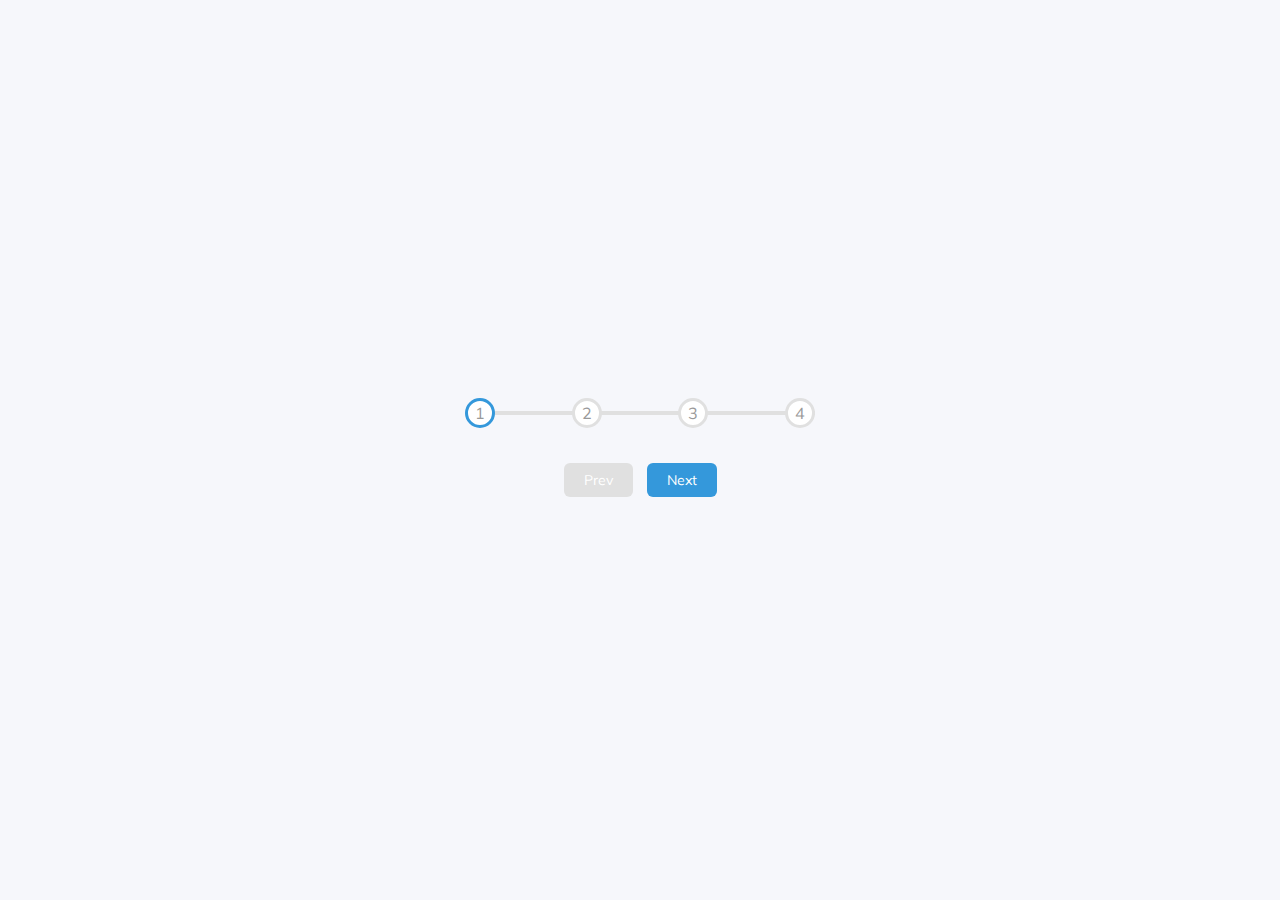
<file: 02_progress-steps/index.html>
<!DOCTYPE html>
<html lang="en">
  <head>
    <meta charset="UTF-8" />
    <meta name="viewport" content="width=device-width, initial-scale=1.0" />
    <link rel="stylesheet" href="style.css" />
    <title>Progress Steps</title>
  </head>
  <body>
    <div class="container">
      <div class="progress-container">
        <div class="progress" id="progress"></div>
        <div class="circle active">1</div>
        <div class="circle">2</div>
        <div class="circle">3</div>
        <div class="circle">4</div>
      </div>

      <button class="btn" id="prev" disabled>Prev</button>
      <button class="btn" id="next">Next</button>
    </div>
    <script src="script.js"></script>
  </body>
</html>
</file>
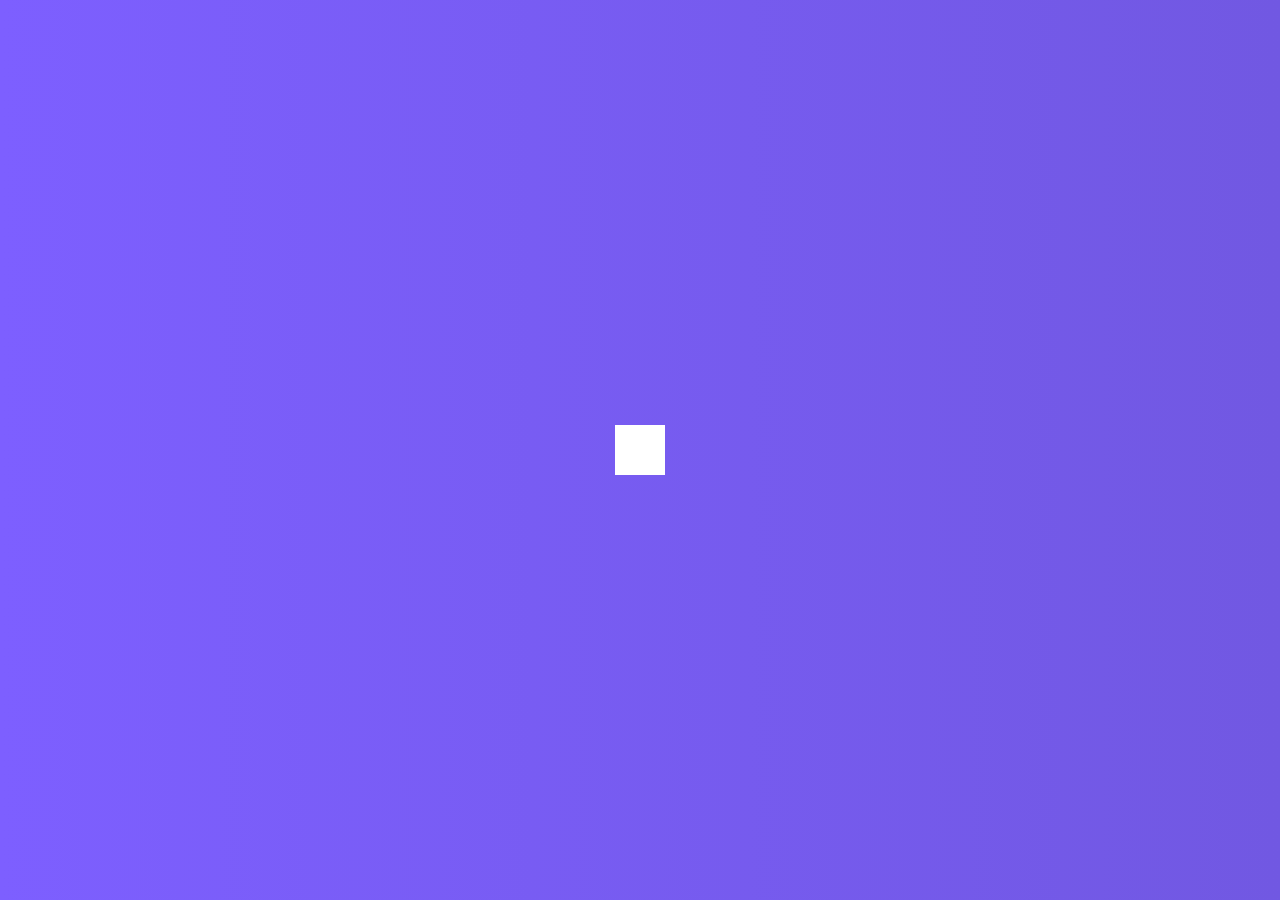
<file: 04_hidden-search/index.html>
<!DOCTYPE html>
<html lang="en">
  <head>
    <meta charset="UTF-8" />
    <meta
      name="viewport"
      content="width=device-width, initial-scale=1.0"
    />
    <link
      rel="stylesheet"
      href="https://cdnjs.cloudflare.com/ajax/libs/font-awesome/5.14.0/css/all.min.css"
      integrity="sha512-1PKOgIY59xJ8Co8+NE6FZ+LOAZKjy+KY8iq0G4B3CyeY6wYHN3yt9PW0XpSriVlkMXe40PTKnXrLnZ9+fkDaog=="
      crossorigin="anonymous"
    />
    <link
      rel="stylesheet"
      href="style.css"
    />
    <title>Hidden Search</title>
  </head>
  <body>
    <div class="search">
      <input
        type="text"
        class="input"
        placeholder="Search..."
      />
      <button class="btn">
        <i class="fas fa-search"></i>
      </button>
    </div>
    <script src="script.js"></script>
  </body>
</html>
</file>
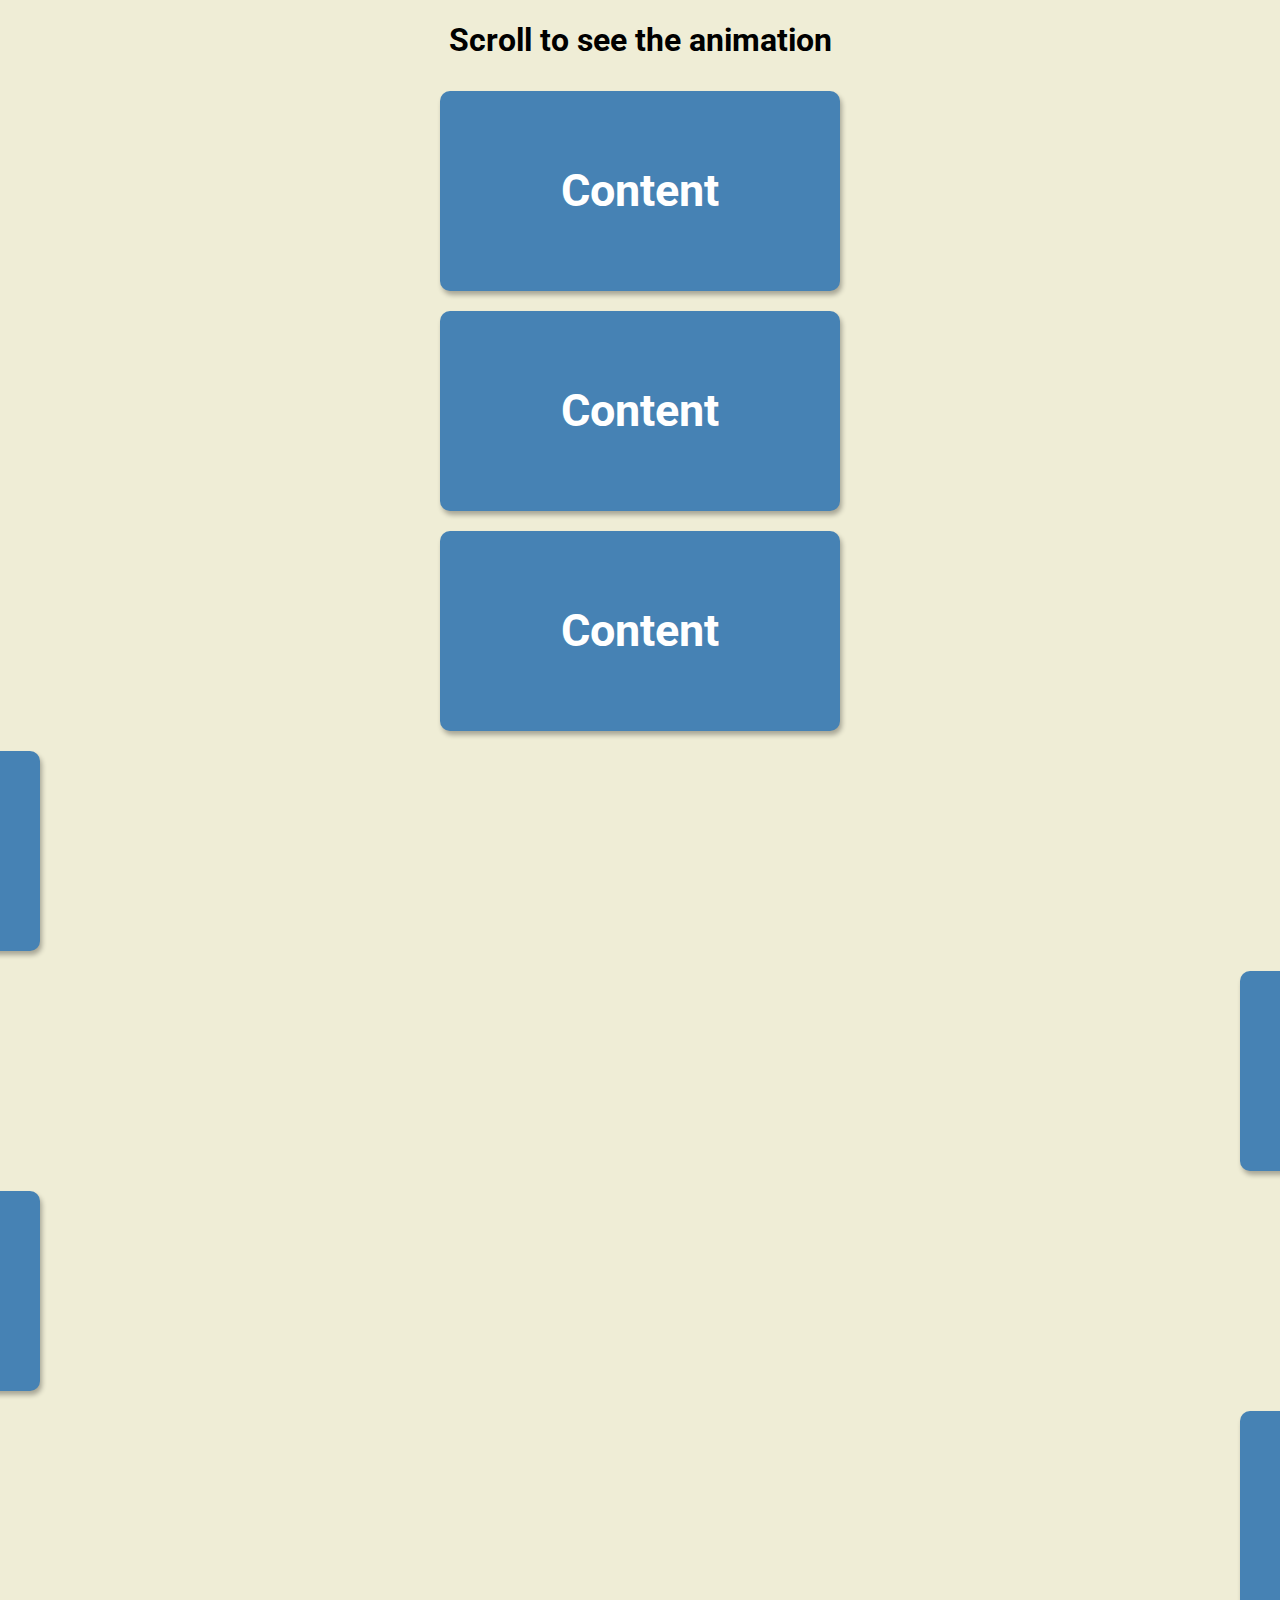
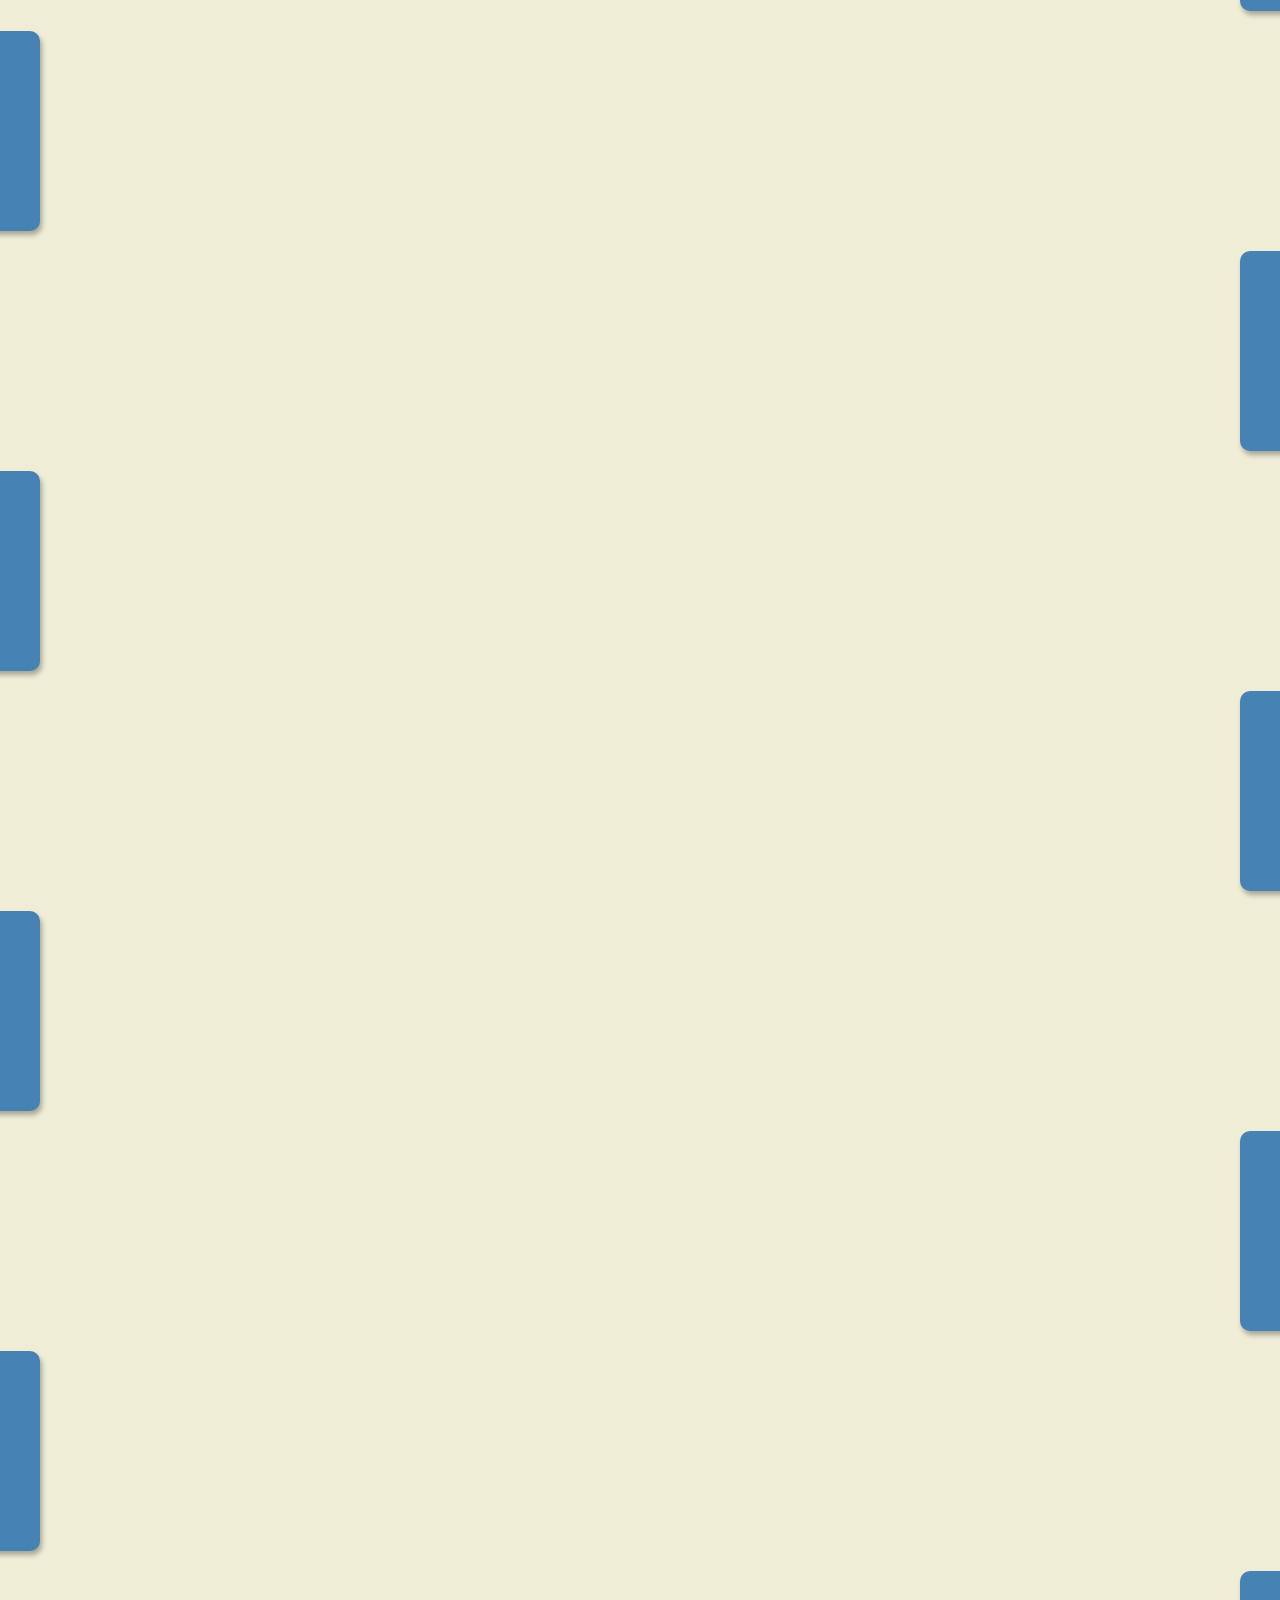
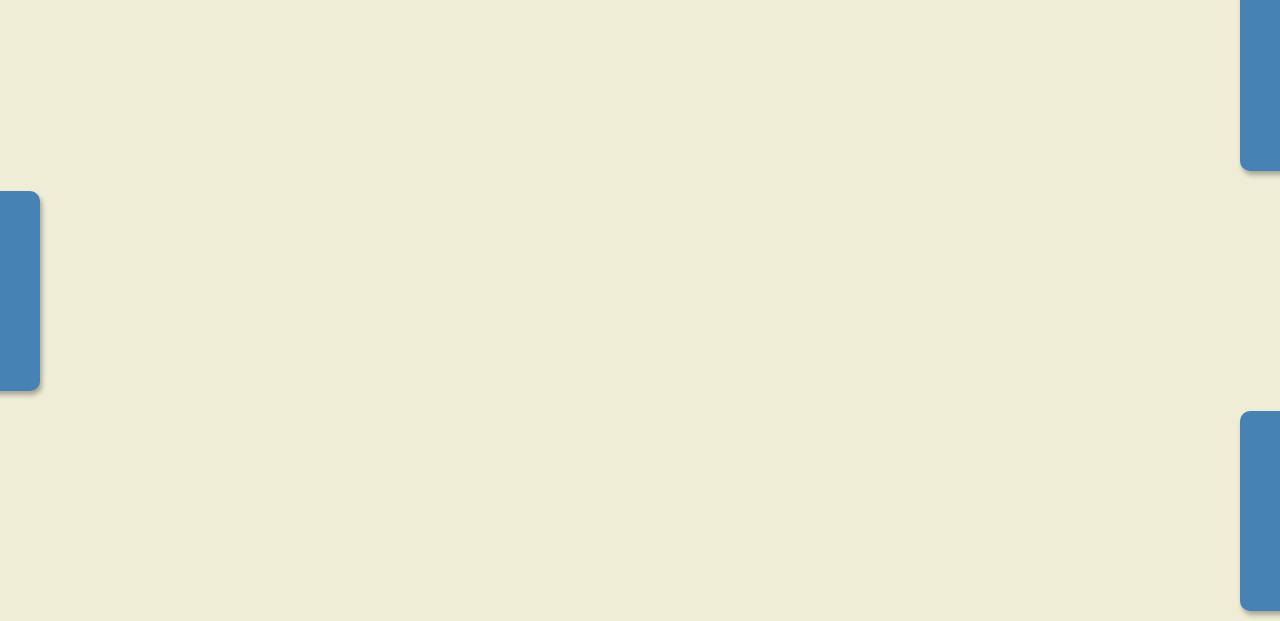
<file: 06_scroll-animation/index.html>
<!DOCTYPE html>
<html lang="en">
  <head>
    <meta charset="UTF-8" />
    <meta
      name="viewport"
      content="width=device-width, initial-scale=1.0"
    />
    <link
      rel="stylesheet"
      href="style.css"
    />
    <title>Scroll animation</title>
  </head>
  <body>
    <h1>Scroll to see the animation</h1>
    <div class="box"><h2>Content</h2></div>
    <div class="box"><h2>Content</h2></div>
    <div class="box"><h2>Content</h2></div>
    <div class="box"><h2>Content</h2></div>
    <div class="box"><h2>Content</h2></div>
    <div class="box"><h2>Content</h2></div>
    <div class="box"><h2>Content</h2></div>
    <div class="box"><h2>Content</h2></div>
    <div class="box"><h2>Content</h2></div>
    <div class="box"><h2>Content</h2></div>
    <div class="box"><h2>Content</h2></div>
    <div class="box"><h2>Content</h2></div>
    <div class="box"><h2>Content</h2></div>
    <div class="box"><h2>Content</h2></div>
    <div class="box"><h2>Content</h2></div>
    <div class="box"><h2>Content</h2></div>
    <div class="box"><h2>Content</h2></div>
    <script src="script.js"></script>
  </body>
</html>
</file>
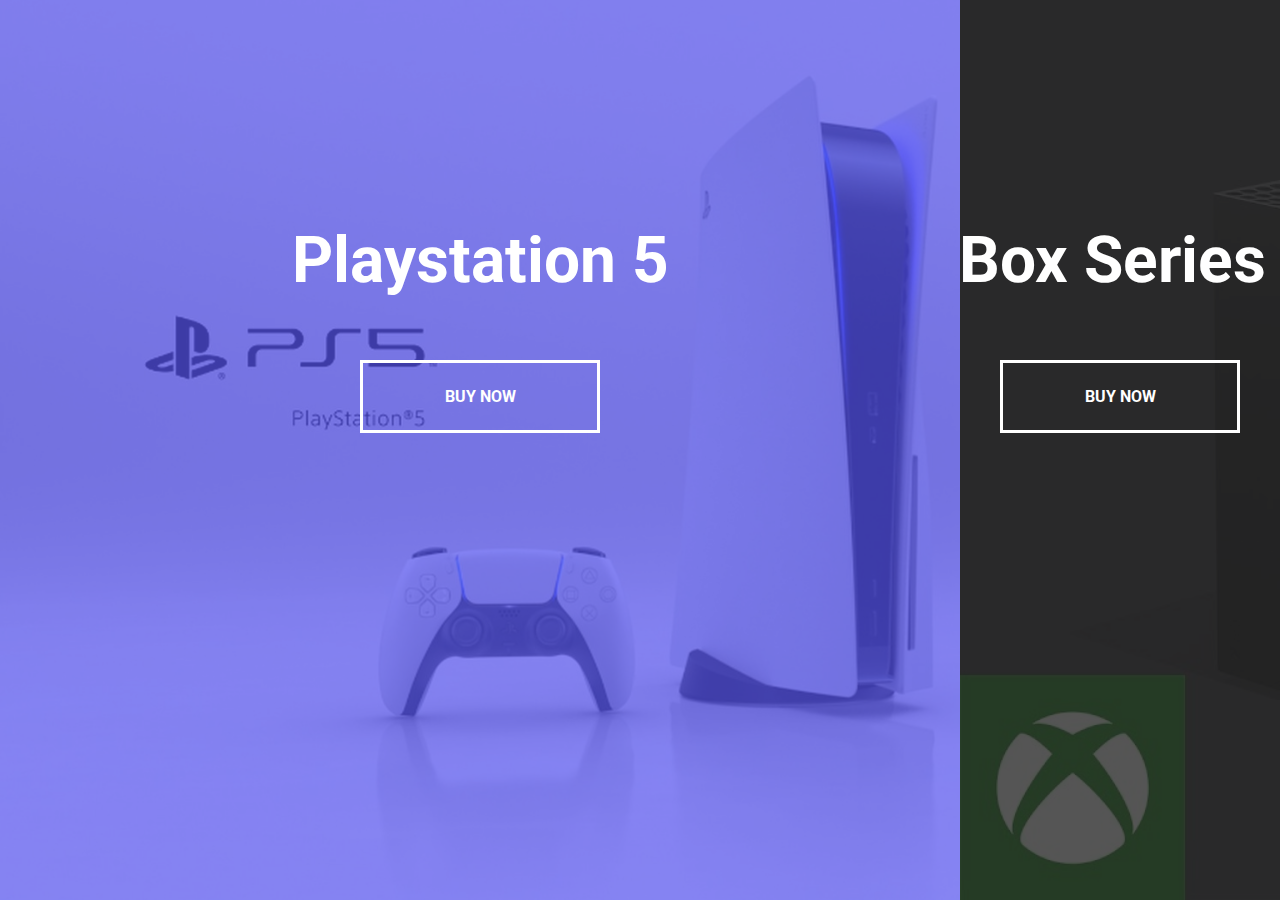
<file: 07_split-landing-page/index.html>
<!DOCTYPE html>
<html lang="en">
  <head>
    <meta charset="UTF-8" />
    <meta
      name="viewport"
      content="width=device-width, initial-scale=1.0"
    />
    <link
      rel="stylesheet"
      href="style.css"
    />
    <title>Split Landing Page</title>
  </head>
  <body>
    <div class="container">
      <div class="split left">
        <h1>Playstation 5</h1>
        <a
          href=""
          class="btn"
          >Buy Now</a
        >
      </div>
      <div class="split right">
        <h1>XBox Series X</h1>
        <a
          href=""
          class="btn"
          >Buy Now</a
        >
      </div>
    </div>
    <script src="script.js"></script>
  </body>
</html>
</file>
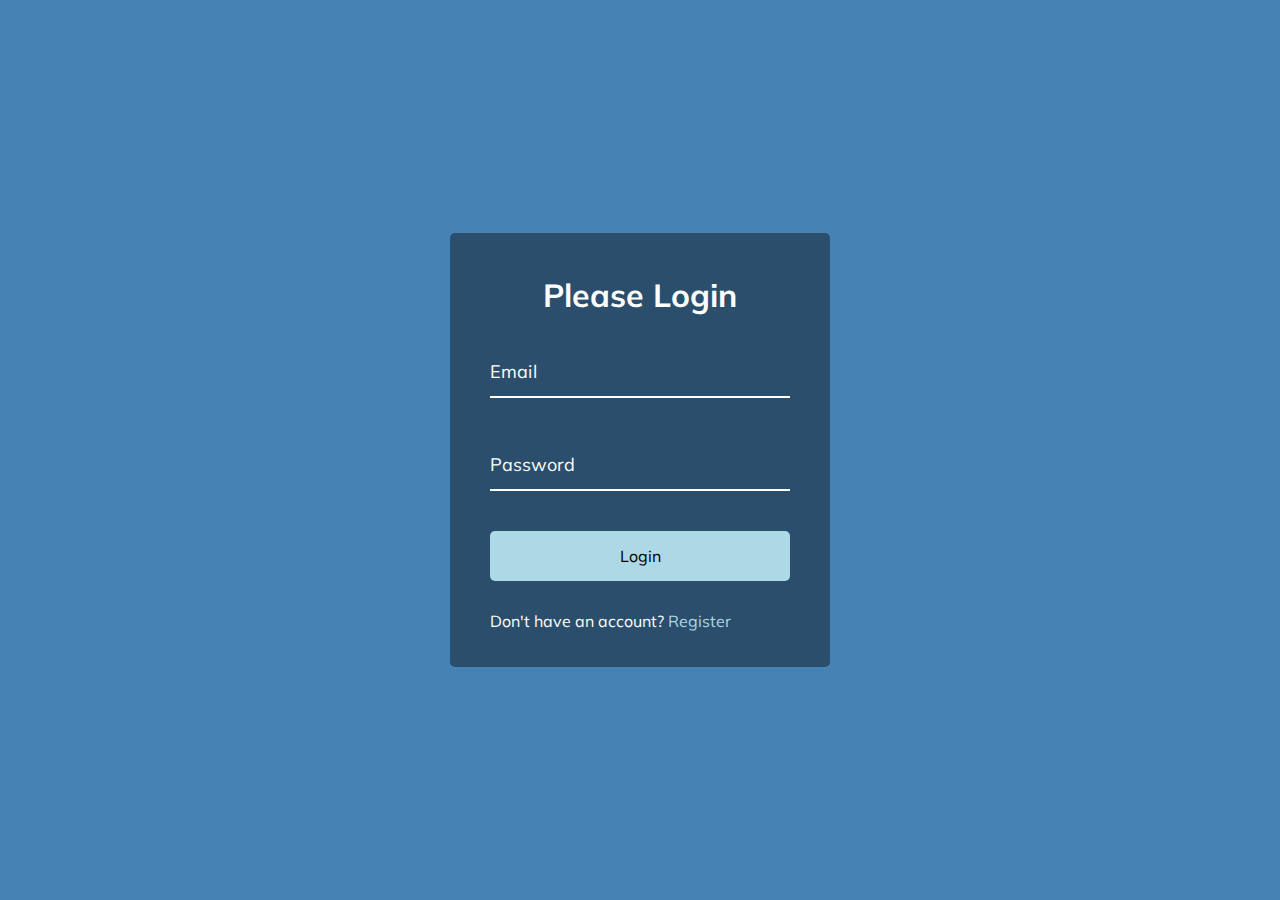
<file: 08_form-input-wave/index.html>
<!DOCTYPE html>
<html lang="en">
  <head>
    <meta charset="UTF-8" />
    <meta
      name="viewport"
      content="width=device-width, initial-scale=1.0"
    />
    <link
      rel="stylesheet"
      href="style.css"
    />
    <title>Form Input Wave</title>
  </head>
  <body>
    <div class="container">
      <h1>Please Login</h1>
      <form>
        <div class="form-control">
          <input
            type="text"
            required
          />
          <label>Email</label>
          <!-- <label>
            <span class="transition-delay: 0ms">E</span>
            <span class="transition-delay: 50ms">m</span>
            <span class="transition-delay: 100ms">a</span>
            <span class="transition-delay: 150ms">i</span>
            <span class="transition-delay: 0ms">l</span>
          </label> -->
        </div>
        <div class="form-control">
          <input
            type="password"
            required
          />
          <label>Password</label>
        </div>

        <button class="btn">Login</button>
        <p class="text">Don't have an account? <a href="#">Register</a></p>
      </form>
    </div>
    <script src="script.js"></script>
  </body>
</html>
</file>
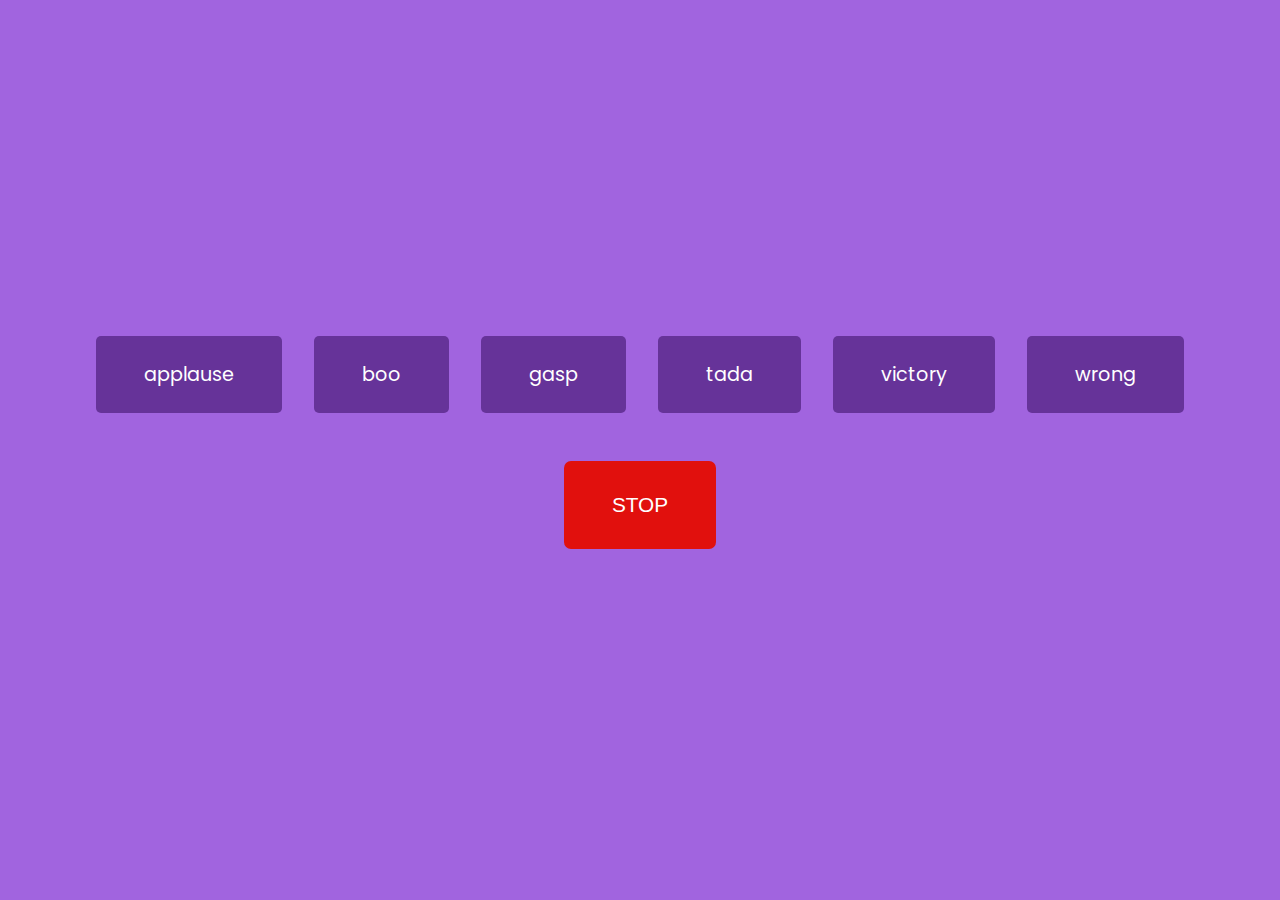
<file: 09_sound-board/index.html>
<!DOCTYPE html>
<html lang="en">
  <head>
    <meta charset="UTF-8" />
    <meta
      name="viewport"
      content="width=device-width, initial-scale=1.0"
    />
    <link
      rel="stylesheet"
      href="style.css"
    />
    <title>Sound Board</title>
  </head>
  <body>
    <audio
      id="applause"
      src="sounds/applause.mp3"
    ></audio>
    <audio
      id="boo"
      src="sounds/boo.mp3"
    ></audio>
    <audio
      id="gasp"
      src="sounds/gasp.mp3"
    ></audio>
    <audio
      id="tada"
      src="sounds/tada.mp3"
    ></audio>
    <audio
      id="victory"
      src="sounds/victory.mp3"
    ></audio>
    <audio
      id="wrong"
      src="sounds/wrong.mp3"
    ></audio>

    <div id="buttons"></div>
    <div id="stop"></div>

    <script src="script.js"></script>
  </body>
</html>
</file>
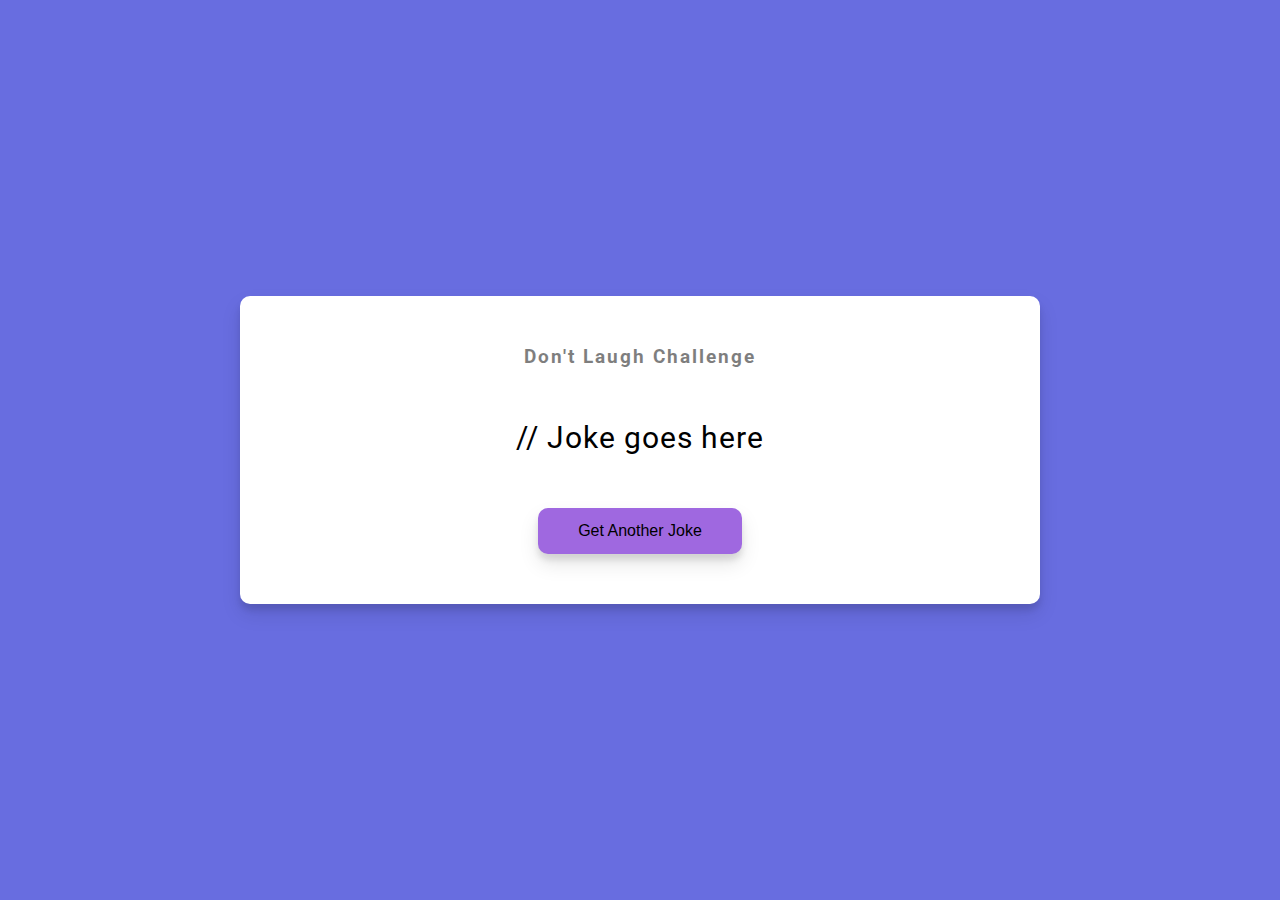
<file: 10_dad-jokes/index.html>
<!DOCTYPE html>
<html lang="en">
  <head>
    <meta charset="UTF-8" />
    <meta
      name="viewport"
      content="width=device-width, initial-scale=1.0"
    />
    <link
      rel="stylesheet"
      href="style.css"
    />
    <title>Dad Jokes</title>
  </head>
  <body>
    <div class="container">
      <h3>Don't Laugh Challenge</h3>
      <div
        id="joke"
        class="joke"
      >
        // Joke goes here
      </div>
      <button
        id="jokeBtn"
        class="btn"
      >
        Get Another Joke
      </button>
    </div>
    <script src="script.js"></script>
  </body>
</html>
</file>
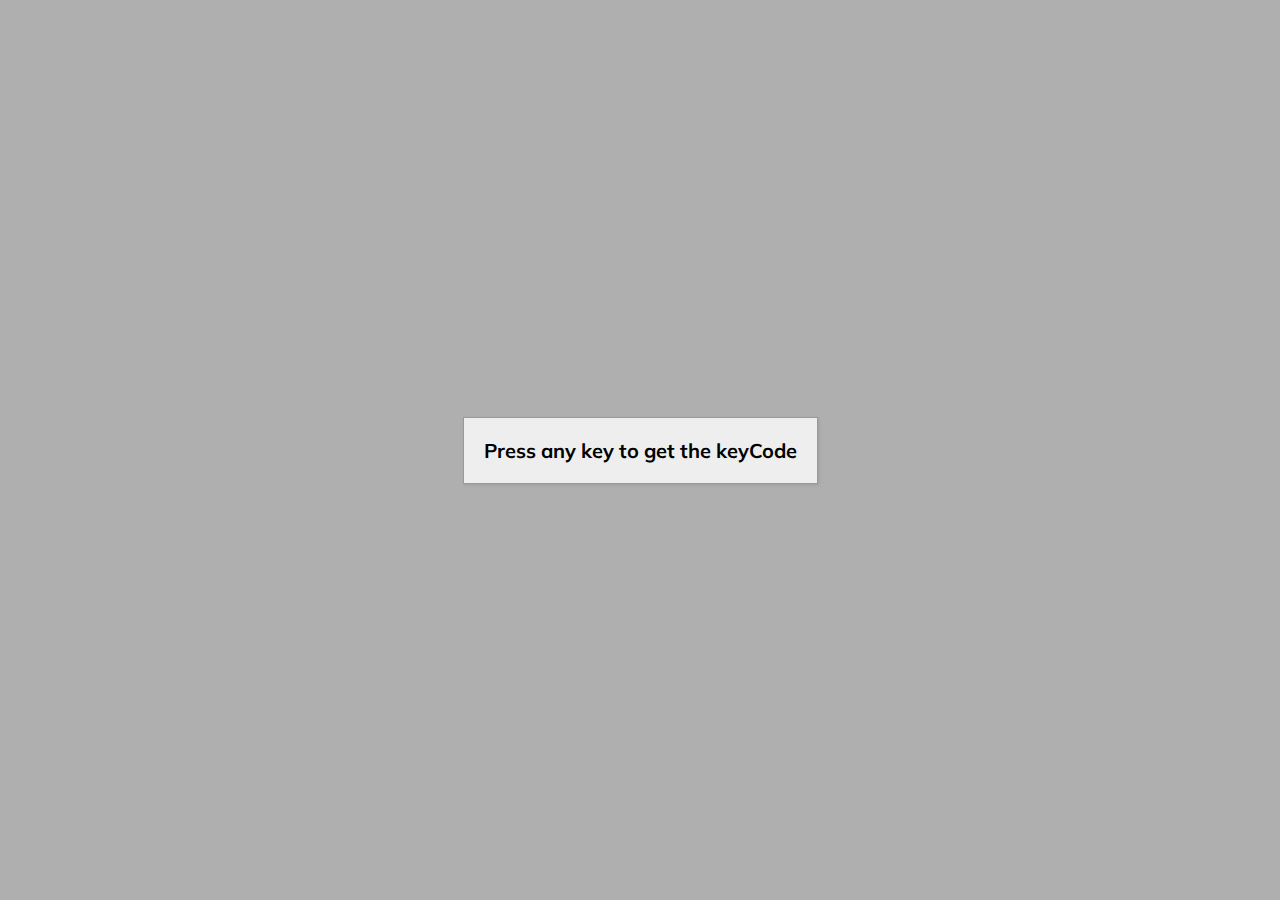
<file: 11_event-KeyCodes/index.html>
<!DOCTYPE html>
<html lang="en">
  <head>
    <meta charset="UTF-8" />
    <meta name="viewport" content="width=device-width, initial-scale=1.0" />
    <link rel="stylesheet" href="style.css" />
    <titleEvent KeyCodes</title>
  </head>
  <body>
    <div id="insert">
      <div class="key">
        Press any key to get the keyCode
      </div>
    </div>
    <script src="script.js"></script>
  </body>
</html>
</file>
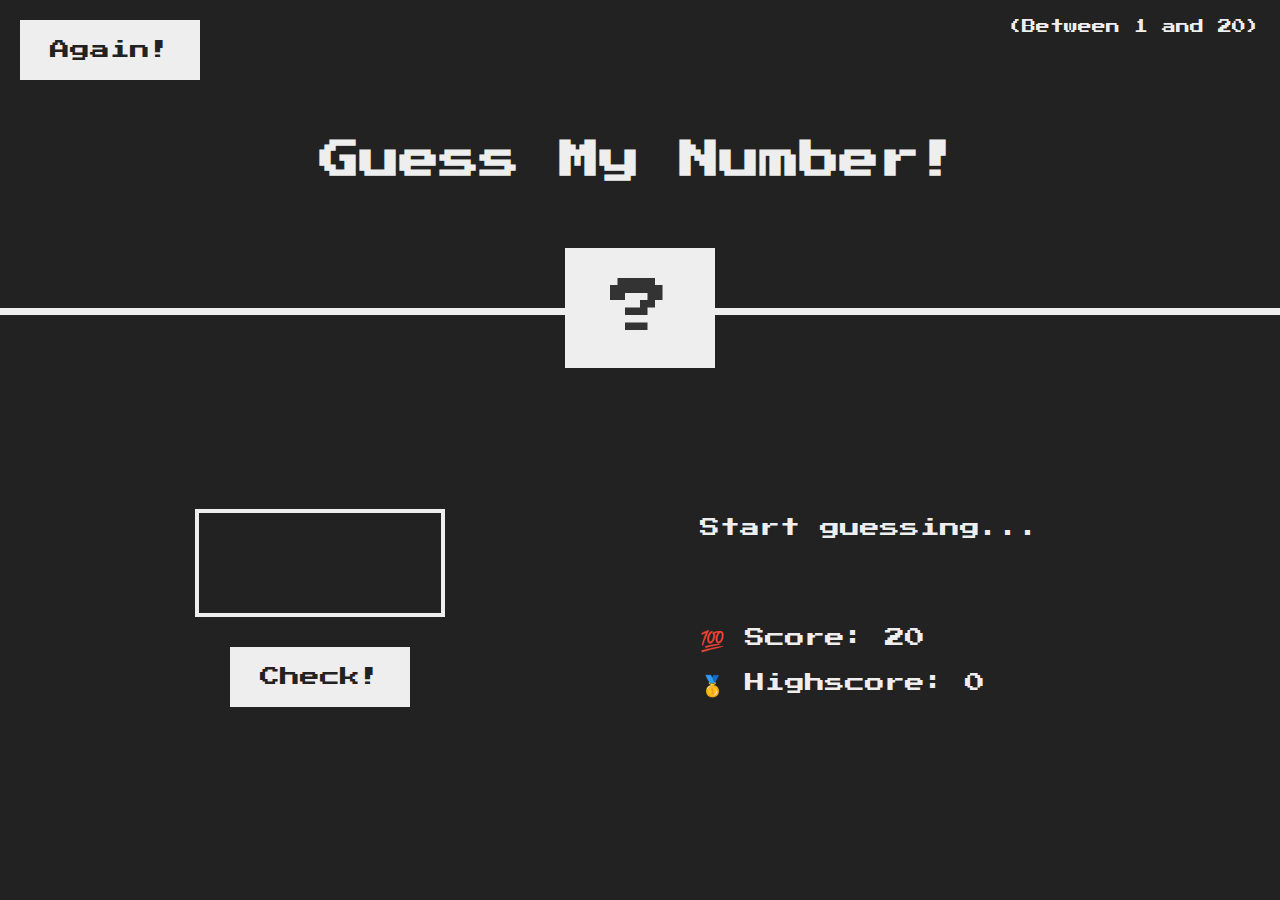
<file: project_01/index.html>
<!DOCTYPE html>
<html lang="en">
  <head>
    <meta charset="UTF-8" />
    <meta name="viewport" content="width=device-width, initial-scale=1.0" />
    <meta http-equiv="X-UA-Compatible" content="ie=edge" />
    <link rel="stylesheet" href="style.css" />
    <title>Guess My Number!</title>
  </head>
  <body>
    <header>
      <h1>Guess My Number!</h1>
      <p class="between">(Between 1 and 20)</p>
      <button class="btn again">Again!</button>
      <div class="number">?</div>
    </header>
    <main>
      <section class="left">
        <input type="number" class="guess" />
        <button class="btn check">Check!</button>
      </section>
      <section class="right">
        <p class="message">Start guessing...</p>
        <p class="label-score">💯 Score: <span class="score">20</span></p>
        <p class="label-highscore">
          🥇 Highscore: <span class="highscore">0</span>
        </p>
      </section>
    </main>
    <script src="script.js"></script>
  </body>
</html>
</file>
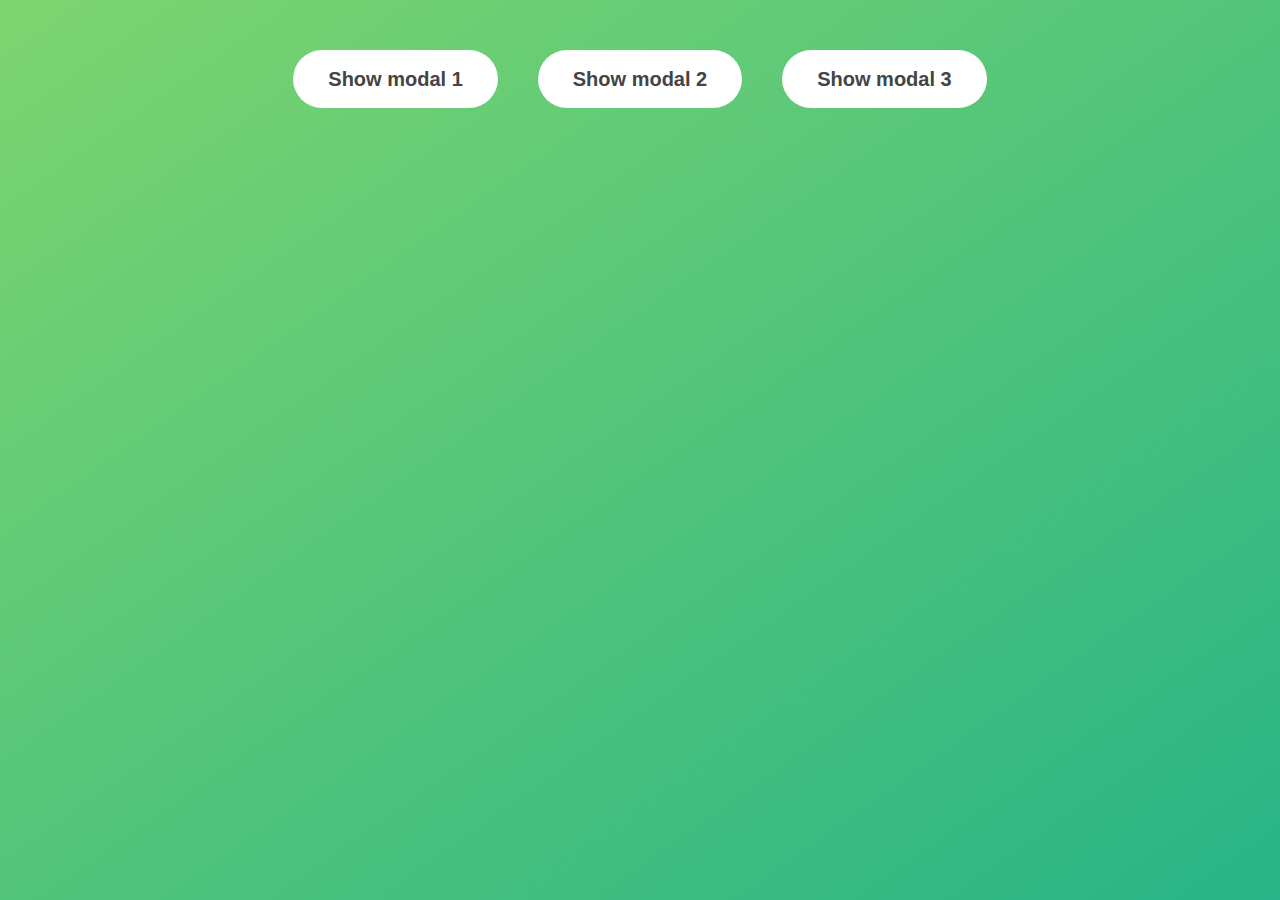
<file: project_02/index.html>
<!DOCTYPE html>
<html lang="en">
  <head>
    <meta charset="UTF-8" />
    <meta name="viewport" content="width=device-width, initial-scale=1.0" />
    <meta http-equiv="X-UA-Compatible" content="ie=edge" />
    <link rel="stylesheet" href="style.css" />
    <title>Modal window</title>
  </head>
  <body>
    <button class="show-modal">Show modal 1</button>
    <button class="show-modal">Show modal 2</button>
    <button class="show-modal">Show modal 3</button>

    <div class="modal hidden">
      <button class="close-modal">&times;</button>
      <h1>I'm a modal window 😍</h1>
      <p>
        Lorem ipsum dolor sit amet, consectetur adipisicing elit, sed do eiusmod
        tempor incididunt ut labore et dolore magna aliqua. Ut enim ad minim
        veniam, quis nostrud exercitation ullamco laboris nisi ut aliquip ex ea
        commodo consequat. Duis aute irure dolor in reprehenderit in voluptate
        velit esse cillum dolore eu fugiat nulla pariatur. Excepteur sint
        occaecat cupidatat non proident, sunt in culpa qui officia deserunt
        mollit anim id est laborum.
      </p>
    </div>
    <div class="overlay hidden"></div>

    <script src="script.js"></script>
  </body>
</html>
</file>
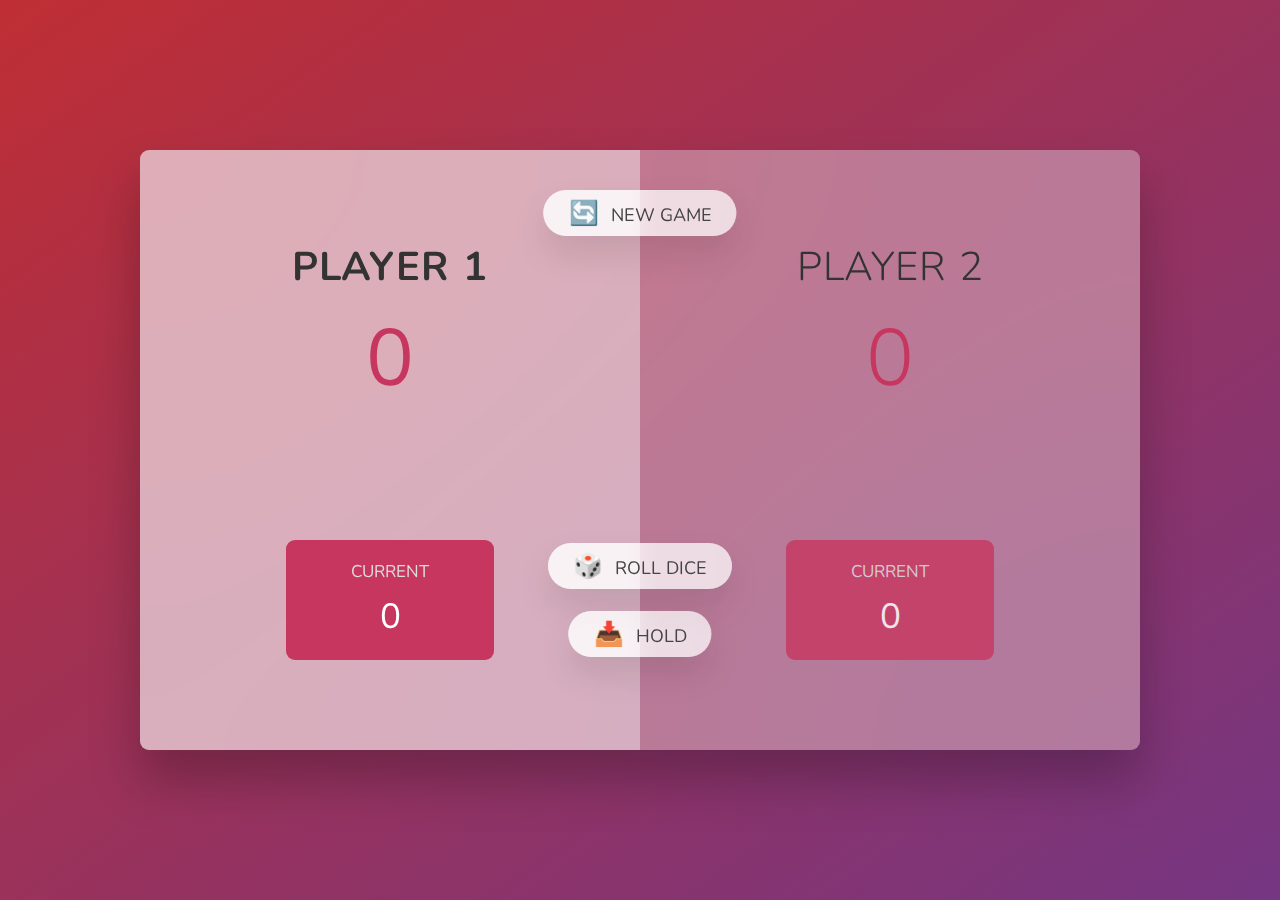
<file: project_03/index.html>
<!DOCTYPE html>
<html lang="en">
  <head>
    <meta charset="UTF-8" />
    <meta name="viewport" content="width=device-width, initial-scale=1.0" />
    <meta http-equiv="X-UA-Compatible" content="ie=edge" />
    <link rel="stylesheet" href="style.css" />
    <title>Game</title>
  </head>
  <body>
    <main>
      <section class="player player--0 player--active">
        <h2 class="name" id="name--0">Player 1</h2>
        <p class="score" id="score--0">43</p>
        <div class="current">
          <p class="current-label">Current</p>
          <p class="current-score" id="current--0">0</p>
        </div>
      </section>
      <section class="player player--1">
        <h2 class="name" id="name--1">Player 2</h2>
        <p class="score" id="score--1">24</p>
        <div class="current">
          <p class="current-label">Current</p>
          <p class="current-score" id="current--1">0</p>
        </div>
      </section>

      <img src="dice-5.png" alt="Playing dice" class="dice" />
      <button class="btn btn--new">🔄 New game</button>
      <button class="btn btn--roll">🎲 Roll dice</button>
      <button class="btn btn--hold">📥 Hold</button>
    </main>
    <script src="script.js"></script>
  </body>
</html>
</file>
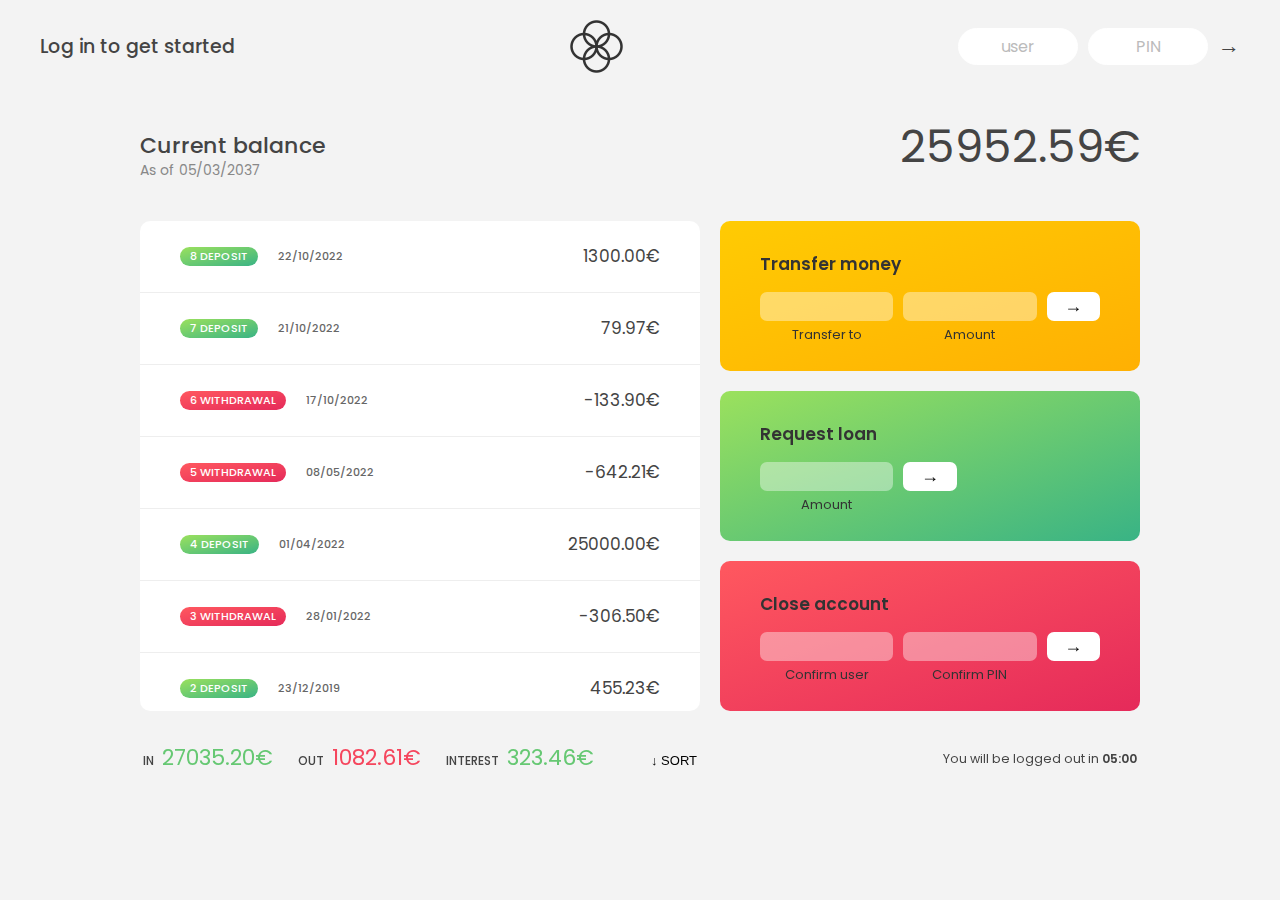
<file: project_04/index.html>
<!DOCTYPE html>
<html lang="en">
  <head>
    <meta charset="UTF-8" />
    <meta name="viewport" content="width=device-width, initial-scale=1.0" />
    <meta http-equiv="X-UA-Compatible" content="ie=edge" />
    <link rel="shortcut icon" type="image/png" href="/icon.png" />

    <link
      href="https://fonts.googleapis.com/css?family=Poppins:400,500,600&display=swap"
      rel="stylesheet"
    />

    <link rel="stylesheet" href="style.css" />
    <title>Bankist</title>
  </head>
  <body>
    <!-- TOP NAVIGATION -->
    <nav>
      <p class="welcome">Log in to get started</p>
      <img src="logo.png" alt="Logo" class="logo" />
      <form class="login">
        <input
          type="text"
          placeholder="user"
          class="login__input login__input--user"
        />
        <!-- In practice, use type="password" -->
        <input
          type="text"
          placeholder="PIN"
          maxlength="4"
          class="login__input login__input--pin"
        />
        <button class="login__btn">&rarr;</button>
      </form>
    </nav>

    <main class="app">
      <!-- BALANCE -->
      <div class="balance">
        <div>
          <p class="balance__label">Current balance</p>
          <p class="balance__date">
            As of <span class="date">05/03/2037</span>
          </p>
        </div>
        <p class="balance__value">0000€</p>
      </div>

      <!-- MOVEMENTS -->
      <div class="movements">
        <div class="movements__row">
          <div class="movements__type movements__type--deposit">2 deposit</div>
          <div class="movements__date">3 days ago</div>
          <div class="movements__value">4 000€</div>
        </div>
        <div class="movements__row">
          <div class="movements__type movements__type--withdrawal">
            1 withdrawal
          </div>
          <div class="movements__date">24/01/2037</div>
          <div class="movements__value">-378€</div>
        </div>
      </div>

      <!-- SUMMARY -->
      <div class="summary">
        <p class="summary__label">In</p>
        <p class="summary__value summary__value--in">0000€</p>
        <p class="summary__label">Out</p>
        <p class="summary__value summary__value--out">0000€</p>
        <p class="summary__label">Interest</p>
        <p class="summary__value summary__value--interest">0000€</p>
        <button class="btn--sort">&downarrow; SORT</button>
      </div>

      <!-- OPERATION: TRANSFERS -->
      <div class="operation operation--transfer">
        <h2>Transfer money</h2>
        <form class="form form--transfer">
          <input type="text" class="form__input form__input--to" />
          <input type="number" class="form__input form__input--amount" />
          <button class="form__btn form__btn--transfer">&rarr;</button>
          <label class="form__label">Transfer to</label>
          <label class="form__label">Amount</label>
        </form>
      </div>

      <!-- OPERATION: LOAN -->
      <div class="operation operation--loan">
        <h2>Request loan</h2>
        <form class="form form--loan">
          <input type="number" class="form__input form__input--loan-amount" />
          <button class="form__btn form__btn--loan">&rarr;</button>
          <label class="form__label form__label--loan">Amount</label>
        </form>
      </div>

      <!-- OPERATION: CLOSE -->
      <div class="operation operation--close">
        <h2>Close account</h2>
        <form class="form form--close">
          <input type="text" class="form__input form__input--user" />
          <input
            type="password"
            maxlength="6"
            class="form__input form__input--pin"
          />
          <button class="form__btn form__btn--close">&rarr;</button>
          <label class="form__label">Confirm user</label>
          <label class="form__label">Confirm PIN</label>
        </form>
      </div>

      <!-- LOGOUT TIMER -->
      <p class="logout-timer">
        You will be logged out in <span class="timer">05:00</span>
      </p>
    </main>

    <!-- <footer>
      &copy; by Jonas Schmedtmann. Don't claim as your own :)
    </footer> -->

    <script src="script.js"></script>
  </body>
</html>
</file>
<file: 02_progress-steps/style.css>
@import url('https://fonts.googleapis.com/css2?family=Muli&display=swap');

:root {
  --line-border-fill: #3498db;
  --line-border-empty: #e0e0e0;
}

* {
  box-sizing: border-box;
}

body {
  background-color: #f6f7fb;
  font-family: 'Muli', sans-serif;
  display: flex;
  align-items: center;
  justify-content: center;
  height: 100vh;
  overflow: hidden;
  margin: 0;
}

.container {
  text-align: center;
}

.progress-container {
  display: flex;
  justify-content: space-between; /* Равномерно распределяет все элементы по ширине flex-блока. */
  position: relative;
  margin-bottom: 30px;
  max-width: 100%;
  width: 350px;
}

.progress-container::before {
  content: '';
  background-color: var(--line-border-empty);
  position: absolute;
  top: 50%;
  left: 0;
  transform: translateY(-50%);
  height: 4px;
  width: 100%;
  z-index: -1;
}

.progress {
  background-color: var(--line-border-fill);
  position: absolute;
  top: 50%;
  left: 0;
  transform: translateY(-50%);
  height: 4px;
  width: 0%;
  z-index: -1;
  transition: 0.4s ease;
}

.circle {
  background-color: #fff;
  color: #999;
  border-radius: 50%;
  height: 30px;
  width: 30px;
  display: flex;
  align-items: center;
  justify-content: center;
  border: 3px solid var(--line-border-empty);
  transition: 0.4s ease;
}

.circle.active {
  border-color: var(--line-border-fill);
}

.btn {
  background-color: var(--line-border-fill);
  color: #fff;
  border: 0;
  border-radius: 6px;
  cursor: pointer;
  font-family: inherit;
  padding: 8px 20px;
  margin: 5px;
  font-size: 14px;
}

.btn:active {
  transform: scale(0.98);
}

.btn:focus {
  outline: 0;
}

.btn:disabled {
  background-color: var(--line-border-empty);
  cursor: not-allowed;
}
</file>
<file: 04_hidden-search/style.css>
@import url('https://fonts.googleapis.com/css2?family=Roboto:wght@400;700&display=swap');

* {
  box-sizing: border-box;
}

body {
  background-image: linear-gradient(90deg, #7d5fff, #7158e2);
  font-family: 'Roboto', sans-serif;
  display: flex;
  align-items: center;
  justify-content: center;
  height: 100vh;
  overflow: hidden;
  margin: 0;
}

.search {
  position: relative;
  height: 50px;
}

.search .input {
  background-color: #fff;
  border: 0;
  font-size: 18px;
  padding: 15px;
  height: 50px;
  width: 50px;
  transition: width 0.3s ease;
}

.btn {
  background-color: #fff;
  border: 0;
  cursor: pointer;
  font-size: 24px;
  position: absolute;
  top: 0;
  left: 0;
  height: 50px;
  width: 50px;
  transition: transform 0.3s ease;
}

.btn:focus,
.input:focus {
  outline: none;
}

.search.active .input {
  width: 200px;
}

.search.active .btn {
  transform: translateX(198px);
}
</file>
<file: 06_scroll-animation/style.css>
@import url('https://fonts.googleapis.com/css2?family=Roboto:wght@400;700&display=swap');

* {
  box-sizing: border-box;
}

body {
  background-color: #efedd6;
  font-family: 'Roboto', sans-serif;
  display: flex;
  flex-direction: column;
  align-items: center;
  justify-content: center;
  /* height: 100vh;
  overflow: hidden; */
  margin: 0;
  overflow-x: hidden; /* полоса прокрутки */
}
.h1 {
  margin: 10px;
}
.box {
  background-color: steelblue;
  color: #fff;
  display: flex;
  align-items: center;
  justify-content: center;
  width: 400px;
  height: 200px;
  margin: 10px;
  border-radius: 10px;
  box-shadow: 2px 4px 5px rgba(0, 0, 0, 0.3);
  transform: translateX(200%);
  transition: transform 0.4s ease;
}
/* сопоставление элементов по четным */
.box:nth-of-type(even) {
  transform: translateX(-200%);
}

.box.show {
  transform: translateX(0);
}

.box h2 {
  font-size: 45px;
}
</file>
<file: 07_split-landing-page/style.css>
@import url('https://fonts.googleapis.com/css2?family=Roboto:wght@400;700&display=swap');

:root {
  --left-bg-color: rgba(87, 84, 236, 0.7);
  --right-bg-color: rgba(43, 43, 43, 0.8);
  --left-btn-hover-color: rgba(87, 84, 236, 1);
  --right-btn-hover-color: rgba(28, 122, 28, 1);
  --hover-width: 75%;
  --other-width: 25%;
  --speed: 1000ms;
}

* {
  box-sizing: border-box;
}

body {
  font-family: 'Roboto', sans-serif;
  height: 100vh;
  overflow: hidden;
  margin: 0;
}

h1 {
  font-size: 4rem;
  color: #fff;
  position: absolute;
  left: 50%;
  top: 20%;
  transform: translateX(-50%);
  white-space: nowrap;
}

.btn {
  position: absolute;
  display: flex;
  align-items: center;
  justify-content: center;
  left: 50%;
  top: 40%;
  transform: translateX(-50%);
  text-decoration: none;
  color: #fff;
  border: #fff solid 0.2rem;
  font-size: 1rem;
  font-weight: bold;
  text-transform: uppercase;
  width: 15rem;
  padding: 1.5rem;
}

.split.left .btn:hover {
  background-color: var(--left-btn-hover-color);
  border-color: var(--left-btn-hover-color);
}
.split.right .btn:hover {
  background-color: var(--right-btn-hover-color);
  border-color: var(--right-btn-hover-color);
}

.container {
  position: relative;
  width: 100%;
  height: 100%;
  background: #333;
}

.split {
  position: absolute;
  width: 50%;
  height: 100%;
  overflow: hidden;
}
.split.left {
  left: 0;
  background: url('ps.jpg');
  background-repeat: no-repeat;
  background-size: cover;
}
.split.left::before {
  content: '';
  position: absolute;
  width: 100%;
  height: 100%;
  background-color: var(--left-bg-color);
}

.split.right,
.split.left,
.split.right::before,
.split.left::before {
  transition: all var(--speed) ease-in-out;
}
.split.right {
  right: 0;
  background: url('xbox.jpg');
  background-repeat: no-repeat;
  background-size: cover;
}
.split.right::before {
  content: '';
  position: absolute;
  width: 100%;
  height: 100%;
  background-color: var(--right-bg-color);
}

.hover-left .left {
  width: var(--hover-width);
}

.hover-left .right {
  width: var(--other-width);
}

.hover-right .right {
  width: var(--hover-width);
}

.hover-right .left {
  width: var(--other-width);
}

@media (max-width: 800px) {
  h1 {
    font-size: 2rem;
    top: 30%;
  }

  .btn {
    padding: 1.2rem;
    width: 12rem;
  }
}
</file>
<file: 08_form-input-wave/style.css>
@import url('https://fonts.googleapis.com/css2?family=Muli&display=swap');

* {
  box-sizing: border-box;
}

body {
  font-family: 'Muli', sans-serif;
  background-color: steelblue;
  color: #fff;
  display: flex;
  flex-direction: column;
  align-items: center;
  justify-content: center;
  height: 100vh;
  overflow: hidden;
  margin: 0;
}

.container {
  background-color: rgba(0, 0, 0, 0.4);
  padding: 20px 40px;
  border-radius: 5px;
}

.container h1 {
  text-align: center;
  margin-bottom: 30px;
}

.container a {
  text-decoration: none;
  color: lightblue;
}

.btn {
  cursor: pointer;
  display: inline-block;
  width: 100%;
  background: lightblue;
  padding: 15px;
  font-family: inherit;
  font-size: 16px;
  border: 0;
  border-radius: 5px;
}

.btn:focus {
  outline: 0;
}

.btn:active {
  transform: scale(0.98);
}

.text {
  margin-top: 30px;
}

.form-control {
  position: relative;
  margin: 20px 0 40px;
  width: 300px;
}

.form-control input {
  background-color: transparent;
  border: 0;
  border-bottom: 2px #fff solid;
  display: block;
  width: 100%;
  padding: 15px 0;
  font-size: 18px;
  color: #fff;
}

.form-control input:focus,
.form-control input:valid {
  outline: 0;
  border-bottom-color: lightblue;
}

.form-control label {
  position: absolute;
  top: 15px;
  left: 0;
}

.form-control label span {
  display: inline-block;
  font-size: 18px;
  min-width: 5px;
  transition: 0.3s cubic-bezier(0.68, -0.55, 0.265, 1.55);
}

.form-control input:focus + label span,
.form-control input:valid + label span {
  color: lightblue;
  transform: translateY(-30px);
}
</file>
<file: 09_sound-board/style.css>
@import url('https://fonts.googleapis.com/css2?family=Poppins:wght@200400&display=swap');

* {
  box-sizing: border-box;
}

body {
  background-color: rgb(161, 100, 223);
  font-family: 'Poppins', sans-serif;
  display: flex;

  flex-wrap: wrap;
  align-items: center;
  flex-direction: column;
  align-items: center;
  justify-content: center;
  text-align: center;
  height: 100vh;
  overflow: hidden;
  margin: 0;
}

.buttons {
  background-color: rebeccapurple;
  border-radius: 5px;
  border: none;
  color: #fff;
  margin: 1rem;
  padding: 1.5rem 3rem;
  font-size: 1.2rem;
  font-family: inherit;
  cursor: pointer;
}

.buttons:hover {
  opacity: 0.9;
}
.buttons:focus {
  outline: none;
}

.stop {
  background-color: #e1100d;
  color: #fff;
  text-transform: uppercase;

  border-radius: 7px;
  border: none;
  margin: 2rem;
  padding: 2rem 3rem;
  font-size: 1.3rem;
}

.stop:hover {
  opacity: 0.7;
}
.stop:focus {
  outline: none;
  transform: scale(0.97);
}
</file>
<file: 10_dad-jokes/style.css>
@import url('https://fonts.googleapis.com/css2?family=Roboto:wght@400;700&display=swap');

* {
  box-sizing: border-box;
}

body {
  background-color: #686de0;
  font-family: 'Roboto', sans-serif;
  display: flex;
  flex-direction: column;
  align-items: center;
  justify-content: center;
  height: 100vh;
  overflow: hidden;
  margin: 0;

  padding: 20px;
}

.container {
  background-color: #fff;
  border-radius: 10px;
  box-shadow: 0 10px 20px rgba(0, 0, 0, 0.1), 0 6px 6px rgba(0, 0, 0, 0.1);
  padding: 50px 20px;
  text-align: center;
  max-width: 100%;
  width: 800px;
}

h3 {
  margin: 0;
  opacity: 0.5;
  letter-spacing: 2px;
}
.joke {
  font-size: 30px;
  letter-spacing: 1px;
  line-height: 40px;
  margin: 50px auto;
  max-width: 600px;
}

.btn {
  background-color: #9f68e0;
  border: 0;
  border-radius: 10px;
  box-shadow: 0 10px 20px rgba(0, 0, 0, 0.1), 0 6px 6px rgba(0, 0, 0, 0.1);
  padding: 14px 40px;
  font-size: 16px;
  cursor: pointer;
}

.btn:active {
  transform: scale(0.98);
}

.btn:focus {
  outline: 0;
}
</file>
<file: 11_event-KeyCodes/style.css>
@import url('https://fonts.googleapis.com/css2?family=Muli&display=swap');

* {
  box-sizing: border-box;
}

body {
  background-color: #afafaf;
  font-family: 'Muli', sans-serif;
  display: flex;
  align-items: center;
  justify-content: center;
  text-align: center;
  height: 100vh;
  overflow: hidden;
  margin: 0;
}

.key {
  border: 1px solid #999;
  background-color: #eee;
  box-shadow: 1px 1px 3px rgba(0, 0, 0, 0.1);
  display: inline-flex;
  align-items: center;
  font-size: 20px;
  font-weight: bold;
  padding: 20px;
  flex-direction: column;
  margin: 10px;
  min-width: 150px;
  position: relative;
}
.key small {
  position: absolute;
  top: -24px;
  left: 0;
  text-align: center;
  width: 100%;
  color: #555;
  font-size: 15px;
}
</file>
<file: project_01/style.css>
@import url('https://fonts.googleapis.com/css?family=Press+Start+2P&display=swap');

* {
  margin: 0;
  padding: 0;
  box-sizing: inherit;
}

html {
  font-size: 62.5%;
  box-sizing: border-box;
}

body {
  font-family: 'Press Start 2P', sans-serif;
  color: #eee;
  background-color: #222;
  /* background-color: #60b347; */
}

/* LAYOUT */
header {
  position: relative;
  height: 35vh;
  border-bottom: 7px solid #eee;
}

main {
  height: 65vh;
  color: #eee;
  display: flex;
  align-items: center;
  justify-content: space-around;
}

.left {
  width: 52rem;
  display: flex;
  flex-direction: column;
  align-items: center;
}

.right {
  width: 52rem;
  font-size: 2rem;
}

/* ELEMENTS STYLE */
h1 {
  font-size: 4rem;
  text-align: center;
  position: absolute;
  width: 100%;
  top: 52%;
  left: 50%;
  transform: translate(-50%, -50%);
}

.number {
  background: #eee;
  color: #333;
  font-size: 6rem;
  width: 15rem;
  padding: 3rem 0rem;
  text-align: center;
  position: absolute;
  bottom: 0;
  left: 50%;
  transform: translate(-50%, 50%);
}

.between {
  font-size: 1.4rem;
  position: absolute;
  top: 2rem;
  right: 2rem;
}

.again {
  position: absolute;
  top: 2rem;
  left: 2rem;
}

.guess {
  background: none;
  border: 4px solid #eee;
  font-family: inherit;
  color: inherit;
  font-size: 5rem;
  padding: 2.5rem;
  width: 25rem;
  text-align: center;
  display: block;
  margin-bottom: 3rem;
}

.btn {
  border: none;
  background-color: #eee;
  color: #222;
  font-size: 2rem;
  font-family: inherit;
  padding: 2rem 3rem;
  cursor: pointer;
}

.btn:hover {
  background-color: #ccc;
}

.message {
  margin-bottom: 8rem;
  height: 3rem;
}

.label-score {
  margin-bottom: 2rem;
}
</file>
<file: project_02/style.css>
* {
  margin: 0;
  padding: 0;
  box-sizing: inherit;
}

html {
  font-size: 62.5%;
  box-sizing: border-box;
}

body {
  font-family: sans-serif;
  color: #333;
  line-height: 1.5;
  height: 100vh;
  position: relative;
  display: flex;
  align-items: flex-start;
  justify-content: center;
  background: linear-gradient(to top left, #28b487, #7dd56f);
}

.show-modal {
  font-size: 2rem;
  font-weight: 600;
  padding: 1.75rem 3.5rem;
  margin: 5rem 2rem;
  border: none;
  background-color: #fff;
  color: #444;
  border-radius: 10rem;
  cursor: pointer;
}

.close-modal {
  position: absolute;
  top: 1.2rem;
  right: 2rem;
  font-size: 5rem;
  color: #333;
  cursor: pointer;
  border: none;
  background: none;
}

h1 {
  font-size: 2.5rem;
  margin-bottom: 2rem;
}

p {
  font-size: 1.8rem;
}

/* -------------------------- */
/* CLASSES TO MAKE MODAL WORK */
.hidden {
  display: none;
}

.modal {
  position: absolute;
  top: 50%;
  left: 50%;
  transform: translate(-50%, -50%);
  width: 70%;

  background-color: white;
  padding: 6rem;
  border-radius: 5px;
  box-shadow: 0 3rem 5rem rgba(0, 0, 0, 0.3);
  z-index: 10;
}

.overlay {
  position: absolute;
  top: 0;
  left: 0;
  width: 100%;
  height: 100%;
  background-color: rgba(0, 0, 0, 0.6);
  backdrop-filter: blur(3px);
  z-index: 5;
}
</file>
<file: project_03/style.css>
@import url('https://fonts.googleapis.com/css2?family=Nunito&display=swap');

* {
  margin: 0;
  padding: 0;
  box-sizing: inherit;
}

html {
  font-size: 62.5%;
  box-sizing: border-box;
}

body {
  font-family: 'Nunito', sans-serif;
  font-weight: 400;
  height: 100vh;
  color: #333;
  background-image: linear-gradient(to top left, #753682 0%, #bf2e34 100%);
  display: flex;
  align-items: center;
  justify-content: center;
}

/* LAYOUT */
main {
  position: relative;
  width: 100rem;
  height: 60rem;
  background-color: rgba(255, 255, 255, 0.35);
  backdrop-filter: blur(200px);
  filter: blur();
  box-shadow: 0 3rem 5rem rgba(0, 0, 0, 0.25);
  border-radius: 9px;
  overflow: hidden;
  display: flex;
}

.player {
  flex: 50%;
  padding: 9rem;
  display: flex;
  flex-direction: column;
  align-items: center;
  transition: all 0.75s;
}

/* ELEMENTS */
.name {
  position: relative;
  font-size: 4rem;
  text-transform: uppercase;
  letter-spacing: 1px;
  word-spacing: 2px;
  font-weight: 300;
  margin-bottom: 1rem;
}

.score {
  font-size: 8rem;
  font-weight: 300;
  color: #c7365f;
  margin-bottom: auto;
}

.player--active {
  background-color: rgba(255, 255, 255, 0.4);
}
.player--active .name {
  font-weight: 700;
}
.player--active .score {
  font-weight: 400;
}

.player--active .current {
  opacity: 1;
}

.current {
  background-color: #c7365f;
  opacity: 0.8;
  border-radius: 9px;
  color: #fff;
  width: 65%;
  padding: 2rem;
  text-align: center;
  transition: all 0.75s;
}

.current-label {
  text-transform: uppercase;
  margin-bottom: 1rem;
  font-size: 1.7rem;
  color: #ddd;
}

.current-score {
  font-size: 3.5rem;
}

/* ABSOLUTE POSITIONED ELEMENTS */
.btn {
  position: absolute;
  left: 50%;
  transform: translateX(-50%);
  color: #444;
  background: none;
  border: none;
  font-family: inherit;
  font-size: 1.8rem;
  text-transform: uppercase;
  cursor: pointer;
  font-weight: 400;
  transition: all 0.2s;

  background-color: white;
  background-color: rgba(255, 255, 255, 0.6);
  backdrop-filter: blur(10px);

  padding: 0.7rem 2.5rem;
  border-radius: 50rem;
  box-shadow: 0 1.75rem 3.5rem rgba(0, 0, 0, 0.1);
}

.btn::first-letter {
  font-size: 2.4rem;
  display: inline-block;
  margin-right: 0.7rem;
}

.btn--new {
  top: 4rem;
}
.btn--roll {
  top: 39.3rem;
}
.btn--hold {
  top: 46.1rem;
}

.btn:active {
  transform: translate(-50%, 3px);
  box-shadow: 0 1rem 2rem rgba(0, 0, 0, 0.15);
}

.btn:focus {
  outline: none;
}

.dice {
  position: absolute;
  left: 50%;
  top: 16.5rem;
  transform: translateX(-50%);
  height: 10rem;
  box-shadow: 0 2rem 5rem rgba(0, 0, 0, 0.2);
}

.player--winner {
  background-color: #2f2f2f;
}

.player--winner .name {
  font-weight: 700;
  color: #c7365f;
}

.hidden {
  display: none;
}
</file>
<file: project_04/style.css>
/*
 * Use this CSS to learn some intersting techniques,
 * in case you're wondering how I built the UI.
 * Have fun! 😁
 */

* {
  margin: 0;
  padding: 0;
  box-sizing: inherit;
}

html {
  font-size: 62.5%;
  box-sizing: border-box;
}

body {
  font-family: 'Poppins', sans-serif;
  color: #444;
  background-color: #f3f3f3;
  height: 100vh;
  padding: 2rem;
}

nav {
  display: flex;
  justify-content: space-between;
  align-items: center;
  padding: 0 2rem;
}

.welcome {
  font-size: 1.9rem;
  font-weight: 500;
}

.logo {
  height: 5.25rem;
}

.login {
  display: flex;
}

.login__input {
  border: none;
  padding: 0.5rem 2rem;
  font-size: 1.6rem;
  font-family: inherit;
  text-align: center;
  width: 12rem;
  border-radius: 10rem;
  margin-right: 1rem;
  color: inherit;
  border: 1px solid #fff;
  transition: all 0.3s;
}

.login__input:focus {
  outline: none;
  border: 1px solid #ccc;
}

.login__input::placeholder {
  color: #bbb;
}

.login__btn {
  border: none;
  background: none;
  font-size: 2.2rem;
  color: inherit;
  cursor: pointer;
  transition: all 0.3s;
}

.login__btn:hover,
.login__btn:focus,
.btn--sort:hover,
.btn--sort:focus {
  outline: none;
  color: #777;
}

/* MAIN */
.app {
  position: relative;
  max-width: 100rem;
  margin: 4rem auto;
  display: grid;
  grid-template-columns: 4fr 3fr;
  grid-template-rows: auto repeat(3, 15rem) auto;
  gap: 2rem;

  /* NOTE This creates the fade in/out anumation */
  opacity: 0;
  transition: all 1s;
}

.balance {
  grid-column: 1 / span 2;
  display: flex;
  align-items: flex-end;
  justify-content: space-between;
  margin-bottom: 2rem;
}

.balance__label {
  font-size: 2.2rem;
  font-weight: 500;
  margin-bottom: -0.2rem;
}

.balance__date {
  font-size: 1.4rem;
  color: #888;
}

.balance__value {
  font-size: 4.5rem;
  font-weight: 400;
}

/* MOVEMENTS */
.movements {
  grid-row: 2 / span 3;
  background-color: #fff;
  border-radius: 1rem;
  overflow: scroll;
}

.movements__row {
  padding: 2.25rem 4rem;
  display: flex;
  align-items: center;
  border-bottom: 1px solid #eee;
}

.movements__type {
  font-size: 1.1rem;
  text-transform: uppercase;
  font-weight: 500;
  color: #fff;
  padding: 0.1rem 1rem;
  border-radius: 10rem;
  margin-right: 2rem;
}

.movements__date {
  font-size: 1.1rem;
  text-transform: uppercase;
  font-weight: 500;
  color: #666;
}

.movements__type--deposit {
  background-image: linear-gradient(to top left, #39b385, #9be15d);
}

.movements__type--withdrawal {
  background-image: linear-gradient(to top left, #e52a5a, #ff585f);
}

.movements__value {
  font-size: 1.7rem;
  margin-left: auto;
}

/* SUMMARY */
.summary {
  grid-row: 5 / 6;
  display: flex;
  align-items: baseline;
  padding: 0 0.3rem;
  margin-top: 1rem;
}

.summary__label {
  font-size: 1.2rem;
  font-weight: 500;
  text-transform: uppercase;
  margin-right: 0.8rem;
}

.summary__value {
  font-size: 2.2rem;
  margin-right: 2.5rem;
}

.summary__value--in,
.summary__value--interest {
  color: #66c873;
}

.summary__value--out {
  color: #f5465d;
}

.btn--sort {
  margin-left: auto;
  border: none;
  background: none;
  font-size: 1.3rem;
  font-weight: 500;
  cursor: pointer;
}

/* OPERATIONS */
.operation {
  border-radius: 1rem;
  padding: 3rem 4rem;
  color: #333;
}

.operation--transfer {
  background-image: linear-gradient(to top left, #ffb003, #ffcb03);
}

.operation--loan {
  background-image: linear-gradient(to top left, #39b385, #9be15d);
}

.operation--close {
  background-image: linear-gradient(to top left, #e52a5a, #ff585f);
}

h2 {
  margin-bottom: 1.5rem;
  font-size: 1.7rem;
  font-weight: 600;
  color: #333;
}

.form {
  display: grid;
  grid-template-columns: 2.5fr 2.5fr 1fr;
  grid-template-rows: auto auto;
  gap: 0.4rem 1rem;
}

/* Exceptions for interst */
.form.form--loan {
  grid-template-columns: 2.5fr 1fr 2.5fr;
}
.form__label--loan {
  grid-row: 2;
}
/* End exceptions */

.form__input {
  width: 100%;
  border: none;
  background-color: rgba(255, 255, 255, 0.4);
  font-family: inherit;
  font-size: 1.5rem;
  text-align: center;
  color: #333;
  padding: 0.3rem 1rem;
  border-radius: 0.7rem;
  transition: all 0.3s;
}

.form__input:focus {
  outline: none;
  background-color: rgba(255, 255, 255, 0.6);
}

.form__label {
  font-size: 1.3rem;
  text-align: center;
}

.form__btn {
  border: none;
  border-radius: 0.7rem;
  font-size: 1.8rem;
  background-color: #fff;
  cursor: pointer;
  transition: all 0.3s;
}

.form__btn:focus {
  outline: none;
  background-color: rgba(255, 255, 255, 0.8);
}

.logout-timer {
  padding: 0 0.3rem;
  margin-top: 1.9rem;
  text-align: right;
  font-size: 1.25rem;
}

.timer {
  font-weight: 600;
}
</file>
